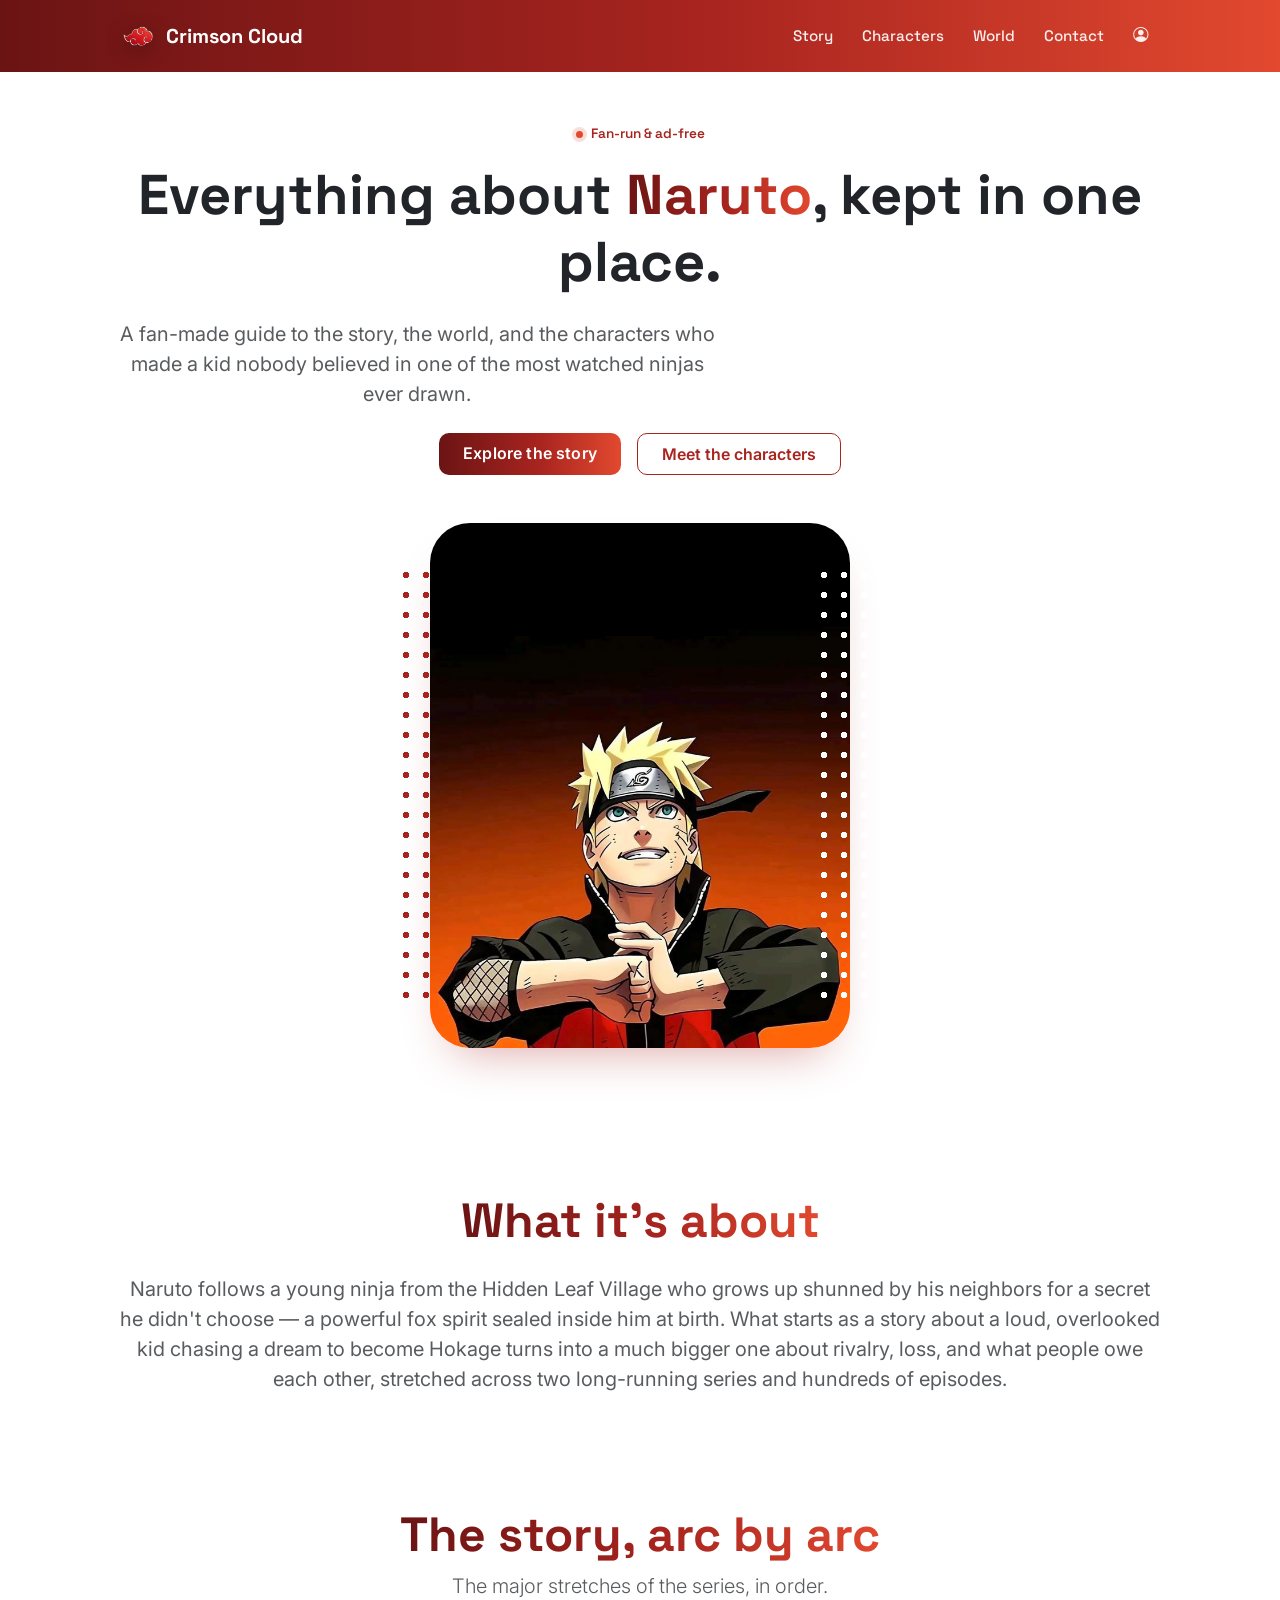
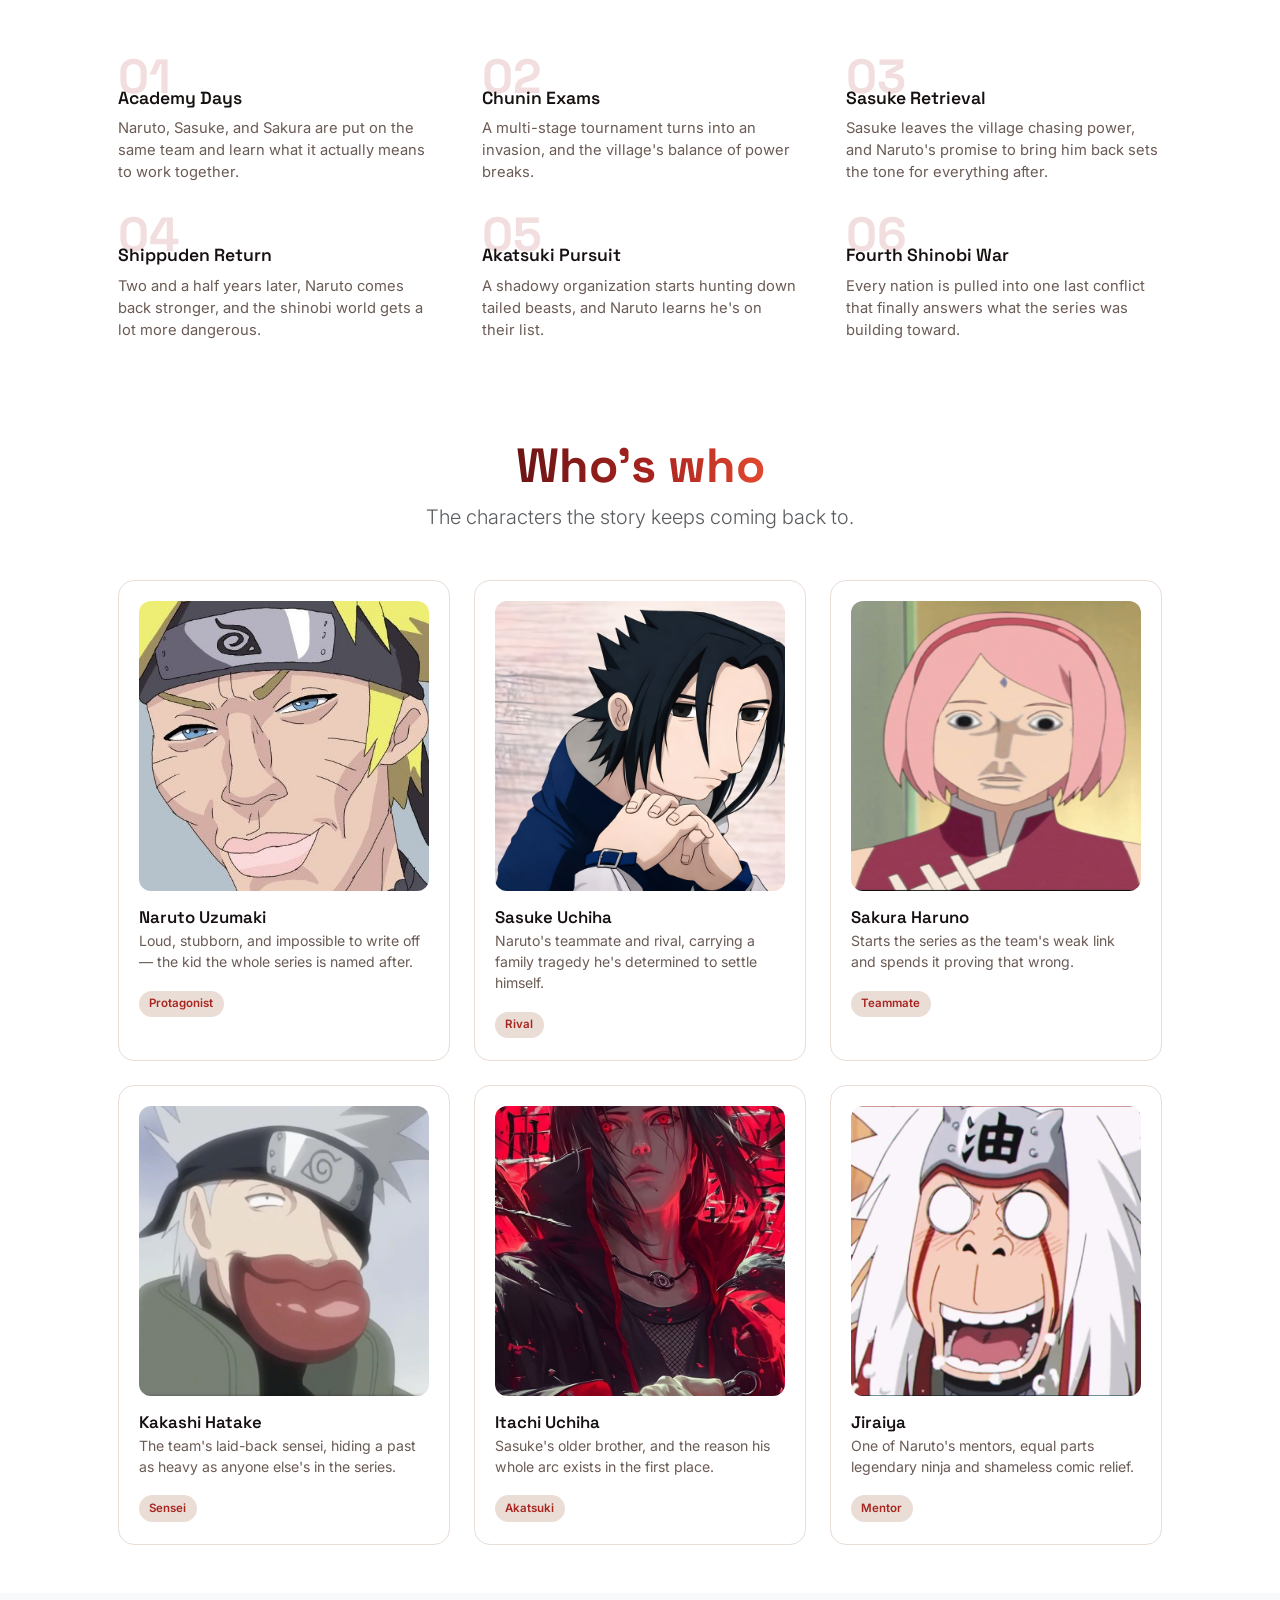
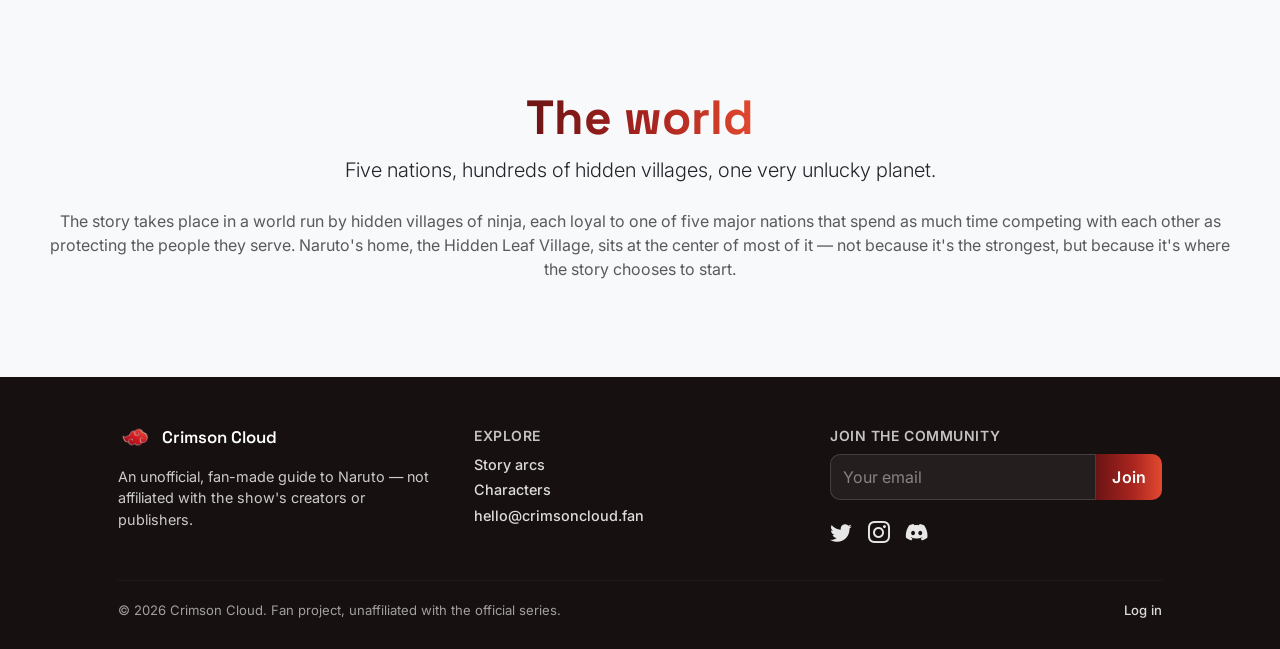
<file: home.html>
<!doctype html>
<html lang="en">
  <head>
    <meta charset="utf-8">
    <meta name="viewport" content="width=device-width, initial-scale=1">
    <title>Crimson Cloud — A Naruto Fan Hub</title>
    <link href="https://cdn.jsdelivr.net/npm/bootstrap@5.3.8/dist/css/bootstrap.min.css" rel="stylesheet" integrity="sha384-sRIl4kxILFvY47J16cr9ZwB07vP4J8+LH7qKQnuqkuIAvNWLzeN8tE5YBujZqJLB" crossorigin="anonymous">
    <link rel="stylesheet" href="https://cdn.jsdelivr.net/npm/bootstrap-icons@1.11.3/font/bootstrap-icons.min.css">
    <link rel="stylesheet" href="style.css">
  </head>
<body class="d-flex flex-column h-100">
    <main class="flex-shrink-0">

      <!-- Navigation-->
      <nav class="navbar navbar-expand-lg navbar-light bg-gradient-primary-to-secondary py-3 sticky-top">
        <div class="container px-5">
          <a class="navbar-brand d-flex align-items-center gap-2" href="home.html">
            <img src="nav-logo.jpg" width="40" alt="Crimson Cloud logo">
            <span class="text-white fw-bold" style="font-family:var(--font-display);">Crimson Cloud</span>
          </a>
          <button class="navbar-toggler" type="button" data-bs-toggle="collapse" data-bs-target="#navbarSupportedContent" aria-controls="navbarSupportedContent" aria-expanded="false" aria-label="Toggle navigation"><span class="navbar-toggler-icon"></span></button>
          <div class="collapse navbar-collapse" id="navbarSupportedContent">
            <ul class="navbar-nav ms-auto mb-2 mb-lg-0 fw-medium align-items-lg-center">
              <li class="nav-item"><a class="nav-link" href="#story">Story</a></li>
              <li class="nav-item"><a class="nav-link" href="#characters">Characters</a></li>
              <li class="nav-item"><a class="nav-link" href="#world">World</a></li>
              <li class="nav-item"><a class="nav-link" href="#contact">Contact</a></li>
              <li class="nav-item"><a class="nav-link" id="accountLink" href="index.html"><i class="bi bi-person-circle"></i></a></li>
            </ul>
          </div>
        </div>
      </nav>

      <!-- Hero -->
      <header class="py-5">
        <div class="container px-5 pb-5">
          <div class="row gx-5 align-items-center">
            <div class="col-xxl-5">
              <div class="text-center text-xxl-start">
                <div class="drop-tag mb-3"><span class="dot"></span>Fan-run &amp; ad-free</div>
                <h1 class="display-4 fw-bolder mb-4">
                  Everything about <span class="text-gradient d-inline">Naruto</span>, kept in one place.
                </h1>
                <p class="fs-5 text-muted mb-4" style="max-width: 46ch;">
                  A fan-made guide to the story, the world, and the characters who made a kid nobody believed in one of the most watched ninjas ever drawn.
                </p>
                <div class="d-flex gap-3 justify-content-center justify-content-xxl-start flex-wrap">
                  <a href="#story" class="btn btn-crimson px-4 py-2">Explore the story</a>
                  <a href="#characters" class="btn btn-outline-crimson px-4 py-2">Meet the characters</a>
                </div>
              </div>
            </div>

            <div class="col-xxl-7">
              <div class="hero-photo-wrap mx-auto mt-5 mt-xxl-0" style="max-width:420px;">
                <div class="dot-pattern dot-pattern-left"></div>
                <div class="hero-blob" style="background-image: url('images/hero.jpg'), linear-gradient(160deg, #6b1414 0%, #a8241f 55%, #e2492f 100%); background-size: cover; background-position: center;">
                </div>
                <div class="dot-pattern dot-pattern-right"></div>
              </div>
            </div>
          </div>
        </div>
      </header>

      <!-- Synopsis -->
      <section class="py-5" id="overview">
        <div class="container px-5">
          <div class="row justify-content-center">
            <div class="col-xxl-7 text-center">
              <h2 class="display-5 fw-bolder mb-4"><span class="text-gradient d-inline">What it's about</span></h2>
              <p class="text-muted fs-5">
                Naruto follows a young ninja from the Hidden Leaf Village who grows up shunned by his neighbors for a secret he didn't choose — a powerful fox spirit sealed inside him at birth. What starts as a story about a loud, overlooked kid chasing a dream to become Hokage turns into a much bigger one about rivalry, loss, and what people owe each other, stretched across two long-running series and hundreds of episodes.
              </p>
            </div>
          </div>
        </div>
      </section>

      <!-- Story arcs -->
      <section class="py-5" id="story">
        <div class="container px-5">
          <div class="row justify-content-center">
            <div class="col-xxl-8 text-center mb-5">
              <h2 class="display-5 fw-bolder"><span class="text-gradient d-inline">The story, arc by arc</span></h2>
              <p class="lead fw-light text-muted mb-0">The major stretches of the series, in order.</p>
            </div>
          </div>
          <div class="row gx-5 gy-4">
            <div class="col-md-4">
              <div class="arc-step">
                <div class="step-num">01</div>
                <h3>Academy Days</h3>
                <p>Naruto, Sasuke, and Sakura are put on the same team and learn what it actually means to work together.</p>
              </div>
            </div>
            <div class="col-md-4">
              <div class="arc-step">
                <div class="step-num">02</div>
                <h3>Chunin Exams</h3>
                <p>A multi-stage tournament turns into an invasion, and the village's balance of power breaks.</p>
              </div>
            </div>
            <div class="col-md-4">
              <div class="arc-step">
                <div class="step-num">03</div>
                <h3>Sasuke Retrieval</h3>
                <p>Sasuke leaves the village chasing power, and Naruto's promise to bring him back sets the tone for everything after.</p>
              </div>
            </div>
            <div class="col-md-4">
              <div class="arc-step">
                <div class="step-num">04</div>
                <h3>Shippuden Return</h3>
                <p>Two and a half years later, Naruto comes back stronger, and the shinobi world gets a lot more dangerous.</p>
              </div>
            </div>
            <div class="col-md-4">
              <div class="arc-step">
                <div class="step-num">05</div>
                <h3>Akatsuki Pursuit</h3>
                <p>A shadowy organization starts hunting down tailed beasts, and Naruto learns he's on their list.</p>
              </div>
            </div>
            <div class="col-md-4">
              <div class="arc-step">
                <div class="step-num">06</div>
                <h3>Fourth Shinobi War</h3>
                <p>Every nation is pulled into one last conflict that finally answers what the series was building toward.</p>
              </div>
            </div>
          </div>
        </div>
      </section>

      <!-- Characters -->
      <section class="py-5" id="characters">
        <div class="container px-5">
          <div class="row justify-content-center">
            <div class="col-xxl-8 text-center mb-5">
              <h2 class="display-5 fw-bolder"><span class="text-gradient d-inline">Who's who</span></h2>
              <p class="lead fw-light text-muted mb-0">The characters the story keeps coming back to.</p>
            </div>
          </div>
          <div class="row gx-4 gy-4">
            <div class="col-md-4">
              <div class="work-card">
                <div class="char-art" style="background-image: url('images/char-naruto.jpg'), linear-gradient(160deg, #e2492f 0%, #a8241f 100%); background-size: cover; background-position: center;"></div>
                <h3>Naruto Uzumaki</h3>
                <p>Loud, stubborn, and impossible to write off — the kid the whole series is named after.</p>
                <span class="tag-chip">Protagonist</span>
              </div>
            </div>
            <div class="col-md-4">
              <div class="work-card">
                <div class="char-art" style="background-image: url('images/char-sasuke.jpg'), linear-gradient(160deg, #2a1c19 0%, #5c1010 100%); background-size: cover; background-position: center;"></div>
                <h3>Sasuke Uchiha</h3>
                <p>Naruto's teammate and rival, carrying a family tragedy he's determined to settle himself.</p>
                <span class="tag-chip">Rival</span>
              </div>
            </div>
            <div class="col-md-4">
              <div class="work-card">
                <div class="char-art" style="background-image: url('images/char-sakura.jpg'), linear-gradient(160deg, #a8241f 0%, #e2492f 100%); background-size: cover; background-position: center;"></div>
                <h3>Sakura Haruno</h3>
                <p>Starts the series as the team's weak link and spends it proving that wrong.</p>
                <span class="tag-chip">Teammate</span>
              </div>
            </div>
            <div class="col-md-4">
              <div class="work-card">
                <div class="char-art" style="background-image: url('images/char-kakashi.jpg'), linear-gradient(160deg, #6b1414 0%, #a8241f 100%); background-size: cover; background-position: center;"></div>
                <h3>Kakashi Hatake</h3>
                <p>The team's laid-back sensei, hiding a past as heavy as anyone else's in the series.</p>
                <span class="tag-chip">Sensei</span>
              </div>
            </div>
            <div class="col-md-4">
              <div class="work-card">
                <div class="char-art" style="background-image: url('images/char-itachi.jpg'), linear-gradient(160deg, #5c1010 0%, #2a1c19 100%); background-size: cover; background-position: center;"></div>
                <h3>Itachi Uchiha</h3>
                <p>Sasuke's older brother, and the reason his whole arc exists in the first place.</p>
                <span class="tag-chip">Akatsuki</span>
              </div>
            </div>
            <div class="col-md-4">
              <div class="work-card">
                <div class="char-art" style="background-image: url('images/char-jiraiya.jpg'), linear-gradient(160deg, #a8241f 0%, #6b1414 100%); background-size: cover; background-position: center;"></div>
                <h3>Jiraiya</h3>
                <p>One of Naruto's mentors, equal parts legendary ninja and shameless comic relief.</p>
                <span class="tag-chip">Mentor</span>
              </div>
            </div>
          </div>
        </div>
      </section>

      <!-- World -->
      <section class="bg-light py-5" id="world">
        <div class="container-fluid px-5">
          <div class="row gx-5 justify-content-center">
            <div class="col-xxl-7">
              <div class="text-center my-5">
                <h2 class="display-5 fw-bolder"><span class="text-gradient d-inline">The world</span></h2>
                <p class="lead fw-light mb-4">Five nations, hundreds of hidden villages, one very unlucky planet.</p>
                <p class="text-muted">
                  The story takes place in a world run by hidden villages of ninja, each loyal to one of five major nations that spend as much time competing with each other as protecting the people they serve. Naruto's home, the Hidden Leaf Village, sits at the center of most of it — not because it's the strongest, but because it's where the story chooses to start.
                </p>
              </div>
            </div>
          </div>
        </div>
      </section>

    </main>

    <!-- Footer -->
    <footer class="site-footer" id="contact">
      <div class="container px-5">
        <div class="row gy-4 align-items-start">
          <div class="col-md-4">
            <div class="footer-brand mb-3">
              <img src="nav-logo.jpg" alt="Crimson Cloud logo">
              Crimson Cloud
            </div>
            <p>An unofficial, fan-made guide to Naruto — not affiliated with the show's creators or publishers.</p>
          </div>
          <div class="col-md-4">
            <div class="text-uppercase small fw-semibold text-white-50 mb-2" style="letter-spacing:.04em;">Explore</div>
            <p class="mb-1"><a href="#story">Story arcs</a></p>
            <p class="mb-1"><a href="#characters">Characters</a></p>
            <p class="mb-1"><a href="mailto:hello@crimsoncloud.fan">hello@crimsoncloud.fan</a></p>
          </div>
          <div class="col-md-4">
            <div class="text-uppercase small fw-semibold text-white-50 mb-2" style="letter-spacing:.04em;">Join the community</div>
            <form class="d-flex newsletter-form mb-3" onsubmit="return false;">
              <input type="email" class="form-control" placeholder="Your email">
              <button class="btn btn-crimson" type="submit">Join</button>
            </form>
            <div class="d-flex gap-3 footer-social">
              <a href="#!" aria-label="Twitter"><i class="bi bi-twitter"></i></a>
              <a href="#!" aria-label="Instagram"><i class="bi bi-instagram"></i></a>
              <a href="#!" aria-label="Discord"><i class="bi bi-discord"></i></a>
            </div>
          </div>
        </div>
        <hr>
        <div class="footer-bottom d-flex justify-content-between flex-wrap gap-2">
          <span>&copy; 2026 Crimson Cloud. Fan project, unaffiliated with the official series.</span>
          <a href="index.html">Log in</a>
        </div>
      </div>
    </footer>

    <script src="https://cdn.jsdelivr.net/npm/bootstrap@5.3.8/dist/js/bootstrap.bundle.min.js" integrity="sha384-FKyoEForCGlyvwx9Hj09JcYn3nv7wiPVlz7YYwJrWVcXK/BmnVDxM+D2scQbITxI" crossorigin="anonymous"></script>
    <script>
      var username = sessionStorage.getItem('username');
      if (username) {
        document.getElementById('accountLink').innerHTML = '<i class="bi bi-person-check-fill"></i> ' + username;
        document.getElementById('accountLink').href = 'home.html';
      }
    </script>
  </body>
</html>
</file>
<file: style.css>
@import url('https://fonts.googleapis.com/css2?family=Space+Grotesk:wght@500;600;700&family=Inter:wght@400;500;600&display=swap');

:root {
  --crimson-900: #5c1010;
  --crimson-700: #a8241f;
  --crimson-500: #e2492f;
  --ink: #171010;
  --ink-soft: #2a1c19;
  --paper: #fbf7f4;
  --paper-dim: #e9ddd6;
  --muted: #6b5b55;

  --font-display: 'Space Grotesk', 'Segoe UI', sans-serif;
  --font-body: 'Inter', 'Segoe UI', sans-serif;
}

body {
  font-family: var(--font-body);
  background-image: linear-gradient(
      rgba(255, 255, 255, 0.93),
      rgba(255, 255, 255, 0.93)
    ),
    url('https://i.pinimg.com/736x/6c/96/19/6c961995a6f310649f085e0a4df379e9.jpg');
  background-size: cover;
  background-position: center;
  background-attachment: fixed;
}

h1, h2, .navbar-brand, .fs-3 {
  font-family: var(--font-display);
}

.text-gradient {
    background: linear-gradient(90deg, #6b1414 0%, #a8241f 55%, #e2492f 100%);
    -webkit-background-clip: text;
    background-clip: text;
    color: transparent;
}

.bg-gradient-primary-to-secondary {
    background: linear-gradient(90deg, #6b1414 0%, #a8241f 55%, #e2492f 100%);
}


.hero-photo-wrap {
    position: relative;
}

.hero-blob {
    position: relative;
    z-index: 2;
    aspect-ratio: 4 / 5;
    border-radius: 2.5rem;
    overflow: hidden;
    padding: 12px;
    background: linear-gradient(160deg, #6b1414 0%, #a8241f 55%, #e2492f 100%);
    box-shadow: 0 24px 48px -24px rgba(168, 36, 31, 0.45);
}

.hero-blob img,
.hero-blob .profile-img,
.hero-blob .placeholder-person {
    display: block;
    width: 100%;
    height: 100%;
    object-fit: cover;
    border-radius: 2rem;
}

.dot-pattern {
    position: absolute;
    top: 8%;
    width: 70px;
    height: 84%;
    background-image: radial-gradient(circle, currentColor 3px, transparent 3.5px);
    background-size: 20px 20px;
}

.dot-pattern-left {
    left: -34px;
    z-index: 1;
    color: #a8241f;
}

.dot-pattern-right {
    right: -34px;
    z-index: 3;
    color: #ffffff;
}

/* ===== Auth pages (login + register) ===== */
.auth-page {
    min-height: 100vh;
    background-color: var(--ink);
    background-repeat: no-repeat;
    background-attachment: fixed;
    background-size: cover;
    background-position: center;
    position: relative;
    overflow-x: hidden;
}

/* Darkening overlay so the form stays readable over any photo */
.auth-page::before {
    content: "";
    position: fixed;
    inset: 0;
    background:
        radial-gradient(circle at 12% 15%, rgba(226, 73, 47, 0.30), transparent 42%),
        radial-gradient(circle at 88% 85%, rgba(168, 36, 31, 0.40), transparent 48%),
        rgba(23, 16, 16, 0.55);
    z-index: 0;
}

.auth-page > * {
    position: relative;
    z-index: 1;
}

/* Per-page background photos — swap these filenames for your own images */
.login-page {
    background-image: url('login-bg.jpg');
}

.register-page {
    background-image: url('register-bg.jpg');
}

.auth-brand {
    display: flex;
    flex-direction: column;
    align-items: center;
    gap: 0.6rem;
    margin-bottom: 1.75rem;
    text-decoration: none;
}

.auth-brand img {
    width: 52px;
    height: auto;
    filter: drop-shadow(0 6px 14px rgba(226, 73, 47, 0.45));
}

.auth-brand span {
    font-family: var(--font-display);
    font-weight: 600;
    letter-spacing: 0.02em;
    color: var(--paper);
    font-size: 1.05rem;
}

.auth-card {
    position: relative;
    padding: 2.75rem 2.25rem 2.25rem;
    background: rgba(255, 255, 255, 0.12);
    border: 1px solid rgba(255, 255, 255, 0.25);
    border-radius: 28px;
    box-shadow: 0 30px 60px -20px rgba(0, 0, 0, 0.55);
    backdrop-filter: blur(20px) saturate(150%);
    -webkit-backdrop-filter: blur(20px) saturate(150%);
    overflow: hidden;
}

.auth-card::before {
    content: "";
    position: absolute;
    top: 0;
    left: 0;
    right: 0;
    height: 6px;
    background: linear-gradient(90deg, #6b1414 0%, #a8241f 55%, #e2492f 100%);
}

.auth-card::after {
    content: "";
    position: absolute;
    width: 260px;
    height: 260px;
    right: -90px;
    bottom: -100px;
    background-image: url('nav-logo.jpg');
    background-size: contain;
    background-repeat: no-repeat;
    opacity: 0.12;
    mix-blend-mode: overlay;
    pointer-events: none;
}

.auth-card h1 {
    font-size: 1.85rem;
    font-weight: 700;
    color: var(--paper);
    margin-bottom: 0.35rem;
    display: inline-block;
    text-decoration: underline;
    text-decoration-color: rgba(255, 255, 255, 0.6);
    text-underline-offset: 6px;
}

.auth-subtitle {
    color: rgba(251, 247, 244, 0.75);
    font-size: 0.92rem;
    margin-bottom: 1.75rem;
}

.auth-input-wrap {
    position: relative;
}

.auth-card .form-control.auth-pill-input {
    border: 1px solid rgba(255, 255, 255, 0.35);
    border-radius: 999px;
    padding: 0.75rem 2.75rem 0.75rem 1.25rem;
    font-size: 0.95rem;
    background: rgba(255, 255, 255, 0.16);
    color: var(--paper);
    backdrop-filter: blur(6px);
    -webkit-backdrop-filter: blur(6px);
}

.auth-card .form-control.auth-pill-input::placeholder {
    color: rgba(251, 247, 244, 0.65);
}

.auth-card .form-control.auth-pill-input:focus {
    border-color: rgba(255, 255, 255, 0.7);
    background: rgba(255, 255, 255, 0.22);
    color: var(--paper);
    box-shadow: 0 0 0 3px rgba(255, 255, 255, 0.12);
}

.auth-input-icon {
    position: absolute;
    right: 1.15rem;
    top: 50%;
    transform: translateY(-50%);
    color: rgba(251, 247, 244, 0.8);
    font-size: 0.95rem;
    pointer-events: none;
}

.auth-input-wrap label.error {
    padding-left: 1.25rem;
}

.auth-card label.form-label:not(.visually-hidden) {
    font-size: 0.85rem;
    color: rgba(251, 247, 244, 0.85);
    font-weight: 500;
}

.btn-crimson {
    background: linear-gradient(90deg, #6b1414 0%, #a8241f 55%, #e2492f 100%);
    color: #fff;
    border: 0;
    border-radius: 10px;
    padding: 0.7rem 1rem;
    font-weight: 600;
    letter-spacing: 0.01em;
    transition: filter 0.15s ease, transform 0.15s ease;
}

.btn-crimson:hover {
    filter: brightness(1.08);
    color: #fff;
    transform: translateY(-1px);
}

.btn-crimson:active {
    transform: translateY(0);
}

.btn-auth-pill {
    background: rgba(255, 255, 255, 0.95);
    color: var(--ink);
    border: 0;
    border-radius: 999px;
    padding: 0.75rem 1rem;
    font-weight: 700;
    letter-spacing: 0.01em;
    box-shadow: 0 10px 24px -10px rgba(0, 0, 0, 0.5);
    transition: filter 0.15s ease, transform 0.15s ease;
}

.btn-auth-pill:hover {
    background: #fff;
    color: var(--ink);
    transform: translateY(-1px);
}

.btn-auth-pill:active {
    transform: translateY(0);
}

.auth-card a {
    color: #ff8a70;
    font-weight: 500;
    text-decoration: none;
}

.auth-card a:hover {
    color: #ffab97;
    text-decoration: underline;
}

.auth-foot {
    color: rgba(251, 247, 244, 0.7);
    font-size: 0.9rem;
}

.auth-card .form-check-label {
    font-size: 0.88rem;
    color: rgba(251, 247, 244, 0.85);
}

.error {
  color: #ffb4a8;
  font-size: 0.82rem;
  display: block;
  margin-top: 2px;
}
input.error {
  border-color: var(--crimson-500) !important;
}

/* ===== Landing page (home.html) ===== */
.navbar .nav-link {
    font-family: var(--font-display);
    font-weight: 500;
    font-size: 0.95rem;
    color: rgba(255, 255, 255, 0.92);
    padding: 0.4rem 0.9rem !important;
    transition: color 0.15s ease;
}

.navbar .nav-link:hover,
.navbar .nav-link.active {
    color: #fff;
}

.navbar-brand img {
    filter: drop-shadow(0 4px 10px rgba(0, 0, 0, 0.25));
}

section[id] {
    scroll-margin-top: 90px;
}

.btn-outline-crimson {
    background: transparent;
    color: var(--crimson-700);
    border: 1.5px solid var(--crimson-700);
    border-radius: 10px;
    padding: 0.65rem 1.4rem;
    font-weight: 600;
    transition: background 0.15s ease, color 0.15s ease;
}

.btn-outline-crimson:hover {
    background: var(--crimson-700);
    color: #fff;
}

.hero-eyebrow {
    font-family: var(--font-display);
    font-weight: 600;
    color: var(--crimson-700);
    letter-spacing: 0.01em;
}

/* Drop counter / eyebrow tag */
.drop-tag {
    display: inline-flex;
    align-items: center;
    gap: 0.5rem;
    font-family: var(--font-display);
    font-weight: 600;
    font-size: 0.85rem;
    color: var(--crimson-700);
}

.drop-tag .dot {
    width: 7px;
    height: 7px;
    border-radius: 50%;
    background: var(--crimson-500);
    box-shadow: 0 0 0 4px rgba(226, 73, 47, 0.18);
}

/* Story arc timeline */
.arc-step {
    position: relative;
    padding-top: 0.25rem;
}

.arc-step .step-num {
    font-family: var(--font-display);
    font-weight: 700;
    font-size: 3rem;
    line-height: 1;
    color: rgba(168, 36, 31, 0.15);
    margin-bottom: -0.85rem;
}

.arc-step h3 {
    font-family: var(--font-display);
    font-weight: 600;
    font-size: 1.1rem;
    color: var(--ink);
}

.arc-step p {
    color: var(--muted);
    font-size: 0.92rem;
    margin-bottom: 0;
}

/* Character portraits */
.char-art {
    aspect-ratio: 1 / 1;
    border-radius: 12px;
    margin-bottom: 1rem;
}
.category-tile {
    position: relative;
    border-radius: 18px;
    padding: 2rem 1.25rem;
    text-align: center;
    color: #fff;
    text-decoration: none;
    height: 100%;
    display: flex;
    flex-direction: column;
    align-items: center;
    gap: 0.65rem;
    transition: transform 0.15s ease, box-shadow 0.15s ease;
    box-shadow: 0 16px 30px -18px rgba(23, 16, 16, 0.45);
}

.category-tile:hover {
    transform: translateY(-4px);
    color: #fff;
}

.category-tile i {
    font-size: 1.9rem;
}

.category-tile span {
    font-family: var(--font-display);
    font-weight: 600;
    font-size: 1.02rem;
}

.category-tile small {
    opacity: 0.85;
    font-size: 0.78rem;
}

.tile-1 { background: linear-gradient(160deg, #6b1414 0%, #a8241f 100%); }
.tile-2 { background: linear-gradient(160deg, #a8241f 0%, #e2492f 100%); }
.tile-3 { background: linear-gradient(160deg, #2a1c19 0%, #5c1010 100%); }
.tile-4 { background: linear-gradient(160deg, #e2492f 0%, #a8241f 100%); }

/* Product / work cards */
.work-card {
    background: #fff;
    border: 1px solid var(--paper-dim);
    border-radius: 16px;
    padding: 1.25rem;
    height: 100%;
    transition: transform 0.15s ease, box-shadow 0.15s ease;
}

.work-card:hover {
    transform: translateY(-4px);
    box-shadow: 0 20px 40px -24px rgba(23, 16, 16, 0.35);
}

.product-art {
    aspect-ratio: 1 / 1;
    border-radius: 12px;
    display: flex;
    align-items: center;
    justify-content: center;
    margin-bottom: 1rem;
    color: rgba(255, 255, 255, 0.85);
    font-size: 2.4rem;
}

.work-card h3 {
    font-family: var(--font-display);
    font-weight: 600;
    font-size: 1.05rem;
    margin-bottom: 0.15rem;
    color: var(--ink);
}

.work-card p {
    color: var(--muted);
    font-size: 0.88rem;
}

.product-price {
    font-family: var(--font-display);
    font-weight: 700;
    color: var(--ink);
    font-size: 1.05rem;
}

.btn-crimson-sm {
    background: linear-gradient(90deg, #6b1414 0%, #a8241f 55%, #e2492f 100%);
    color: #fff;
    border: 0;
    border-radius: 8px;
    padding: 0.4rem 0.9rem;
    font-size: 0.85rem;
    font-weight: 600;
}

.btn-crimson-sm:hover {
    color: #fff;
    filter: brightness(1.08);
}

.tag-chip {
    display: inline-block;
    background: var(--paper-dim);
    color: var(--crimson-700);
    font-size: 0.72rem;
    font-weight: 600;
    padding: 0.28rem 0.65rem;
    border-radius: 999px;
    margin: 0.15rem 0.3rem 0.15rem 0;
}

.cart-icon {
    position: relative;
    color: rgba(255, 255, 255, 0.9) !important;
}

.cart-icon .badge {
    position: absolute;
    top: -4px;
    right: -6px;
    background: #fff;
    color: var(--crimson-700);
    font-size: 0.62rem;
    padding: 0.1rem 0.35rem;
    border-radius: 999px;
    font-weight: 700;
}

/* Newsletter */
.newsletter-form .form-control {
    border-radius: 10px 0 0 10px;
    border: 1px solid rgba(255, 255, 255, 0.15);
    background: rgba(255, 255, 255, 0.06);
    color: #fff;
}

.newsletter-form .form-control::placeholder {
    color: rgba(255, 255, 255, 0.45);
}

.newsletter-form .btn {
    border-radius: 0 10px 10px 0;
}

/* Footer */
.site-footer {
    background: var(--ink);
    color: rgba(255, 255, 255, 0.78);
    padding: 3rem 0 1.75rem;
}

.site-footer .footer-brand {
    display: flex;
    align-items: center;
    gap: 0.6rem;
    font-family: var(--font-display);
    font-weight: 600;
    color: #fff;
    font-size: 1.05rem;
}

.site-footer .footer-brand img {
    width: 34px;
    height: auto;
}

.site-footer p {
    max-width: 320px;
    font-size: 0.9rem;
}

.site-footer a {
    color: rgba(255, 255, 255, 0.85);
    text-decoration: none;
    font-weight: 500;
}

.site-footer a:hover {
    color: var(--crimson-500);
}

.site-footer .footer-social {
    font-size: 1.35rem;
}

.site-footer .footer-social a {
    color: rgba(255, 255, 255, 0.9);
}

.site-footer hr {
    border-color: rgba(255, 255, 255, 0.16);
    margin: 2rem 0 1.25rem;
}

.site-footer .footer-bottom {
    font-size: 0.82rem;
    color: rgba(255, 255, 255, 0.6);
}

.site-footer .text-white-50 {
    color: rgba(255, 255, 255, 0.75) !important;
}
</file>
